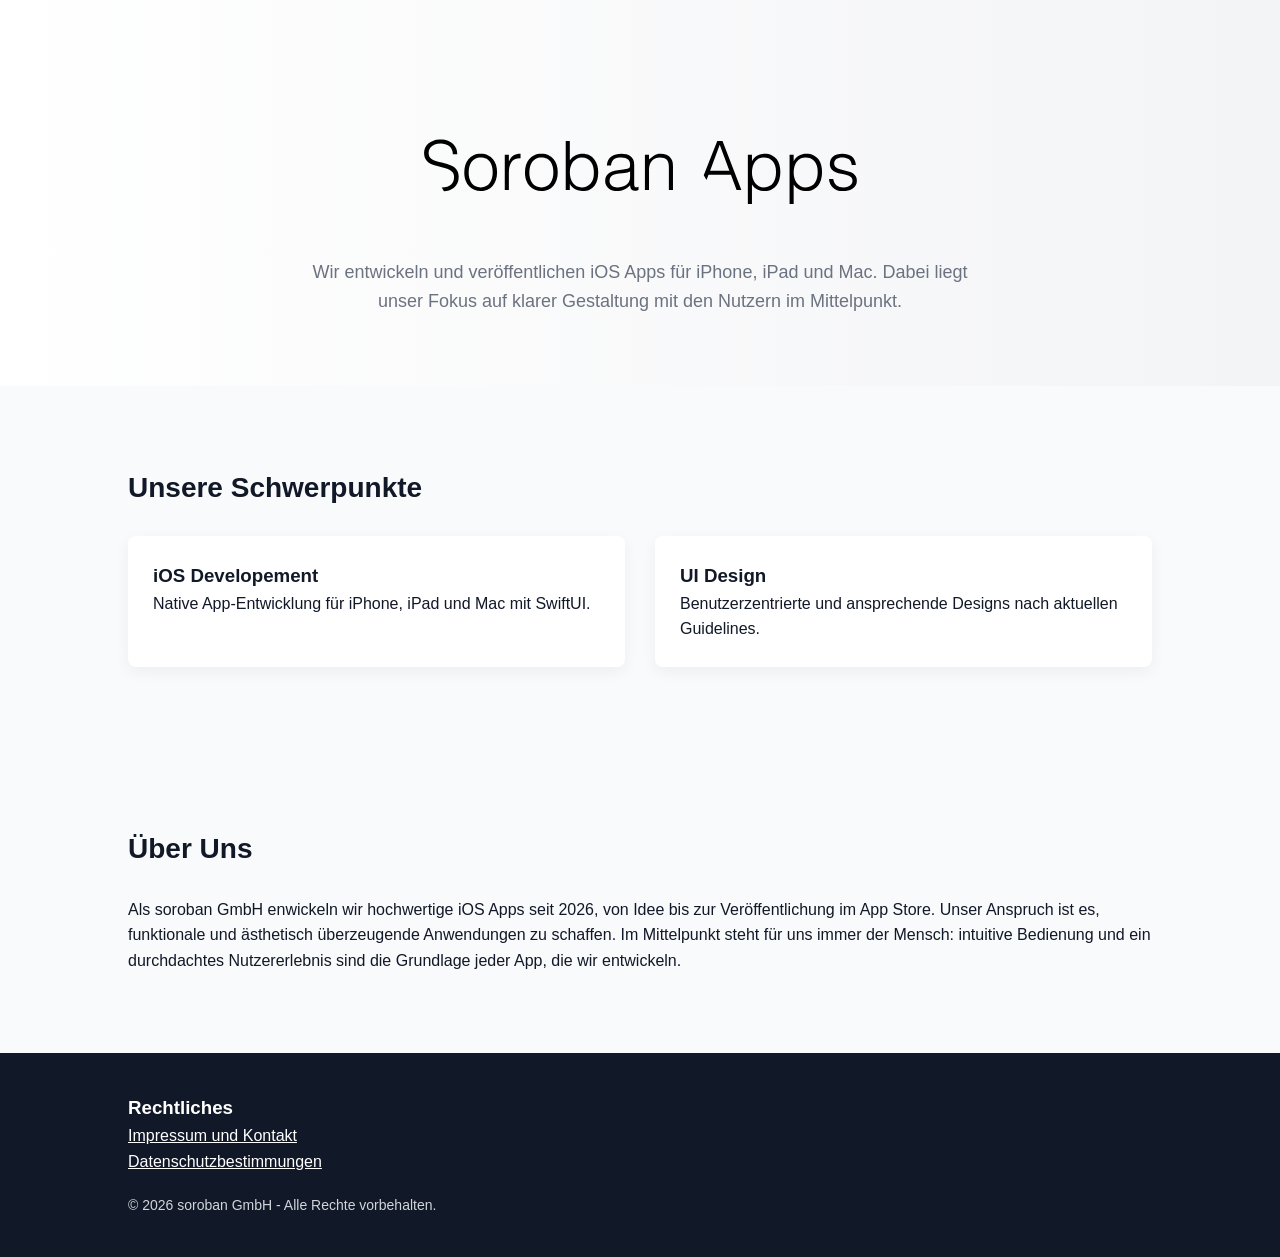
<file: index.html>
<!DOCTYPE html>
<html lang="de">
<head>
<meta charset="UTF-8">
<meta name="viewport" content="width=device-width, initial-scale=1.0">
<title>soroban GmbH</title>
<meta name="description" content="soroban GmbH – Entwicklung iOS Apps ">
<link rel="stylesheet" href="styles/styles-home.css">

</head>
<body>

<!--<header>-->
<!--<div class="logo"><img src="assets/LOGO.svg"></div>-->
<!--    <nav>-->
<!--        <a href="#schwerpunkte">Schwerpunkte</a>-->
<!--        <a href="#ueber">Über uns</a>-->
<!--        <a href="#impressum">Impressum</a>-->
<!--    </nav>-->
<!--</header>-->

<section class="hero">
    <img src="assets/logo.svg">
    <p>Wir entwickeln und veröffentlichen iOS Apps für iPhone, iPad und Mac. Dabei liegt unser Fokus auf klarer Gestaltung mit den Nutzern im Mittelpunkt.
</p>
</section>

<section id="schwerpunkte">
    <h2>Unsere Schwerpunkte</h2>
    <div class="services">
        <div class="card">
            <h3>iOS Developement</h3>
            <p>Native App-Entwicklung für iPhone, iPad und Mac mit SwiftUI.</p>
        </div>
        <div class="card">
            <h3>UI Design</h3>
            <p>Benutzerzentrierte und ansprechende Designs nach aktuellen Guidelines.</p>
        </div>
    </div>
</section>

<section id="ueber">
    <h2>Über Uns</h2>
    <p>
        Als soroban GmbH enwickeln wir hochwertige  iOS Apps seit 2026, von Idee bis zur Veröffentlichung im App Store. Unser Anspruch ist es, funktionale und ästhetisch überzeugende Anwendungen zu schaffen. Im Mittelpunkt steht für uns immer der Mensch: intuitive Bedienung und ein durchdachtes  Nutzererlebnis sind die Grundlage jeder App, die wir entwickeln.
    </p>
</section>

<footer>
    <h3>Rechtliches</h3>
        <u><a href="impressum/index.html" class="white">Impressum und Kontakt</a></u><br>
        <u><a href="datenschutzbestimmungen/index.html" class="white">Datenschutzbestimmungen</a></u>

    <div style="margin-top:20px;" class="small">
        © 2026<span id="year"></span> soroban GmbH - Alle Rechte vorbehalten.
    </div>
</footer>

</body>
</html>
<!--Wir verarbeiten keine Persönlichen Daten.-->
<!--Bei Kontaktaufnahme per E-Mail werden die übermittelten Daten ausschließlich zur Bearbeitung der Anfrage verwendet. Wir geben Ihre Daten nicht an Dritte weiter und speichern sie nicht länger als notwendig.-->
</file>
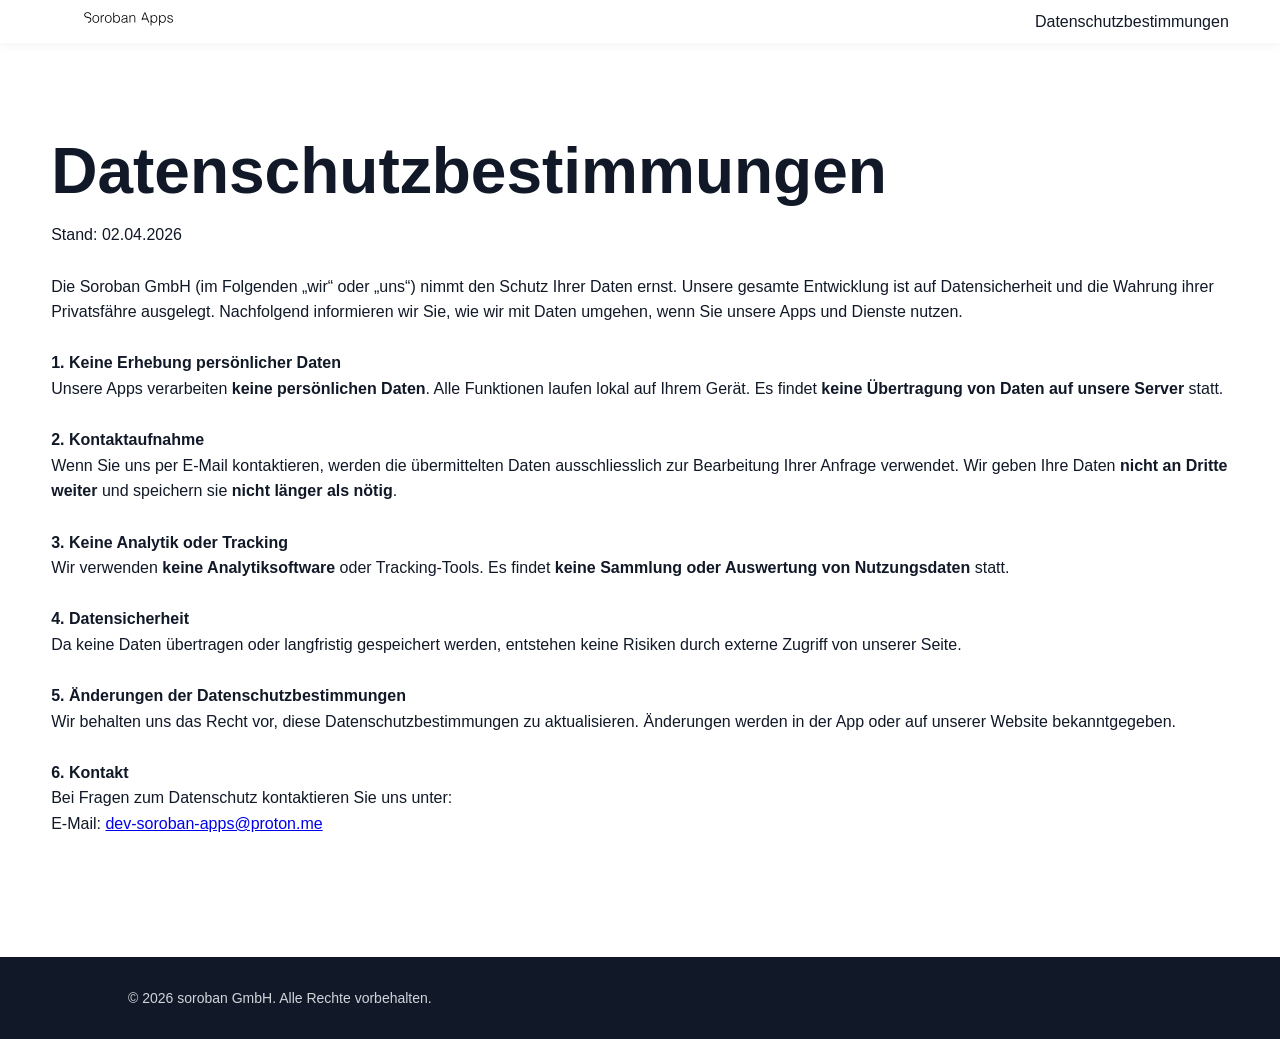
<file: datenschutzbestimmungen/index.html>
<!DOCTYPE html>
<html lang="de">
<head>
<meta charset="UTF-8">
<meta name="viewport" content="width=device-width, initial-scale=1.0">
<title>soroban GmbH</title>
<meta name="description" content="soroban GmbH – Entwicklung iOS Apps ">
<link rel="stylesheet" href="../styles/styles-pages.css">

</head>
<body>

<header>
    <nav><a href="../index.html"><img src="../assets/logo.svg" class="logo"><a></nav>
    <nav><p>Datenschutzbestimmungen</p></nav>
</header>

<section>
    <h1>Datenschutzbestimmungen</h1>
        <p>Stand: 02.04.2026</p><br>

        <p>Die Soroban GmbH (im Folgenden „wir“ oder „uns“) nimmt den Schutz Ihrer Daten ernst. Unsere gesamte Entwicklung ist auf Datensicherheit und die Wahrung ihrer Privatsfähre ausgelegt. Nachfolgend informieren wir Sie, wie wir mit Daten umgehen, wenn Sie unsere Apps und Dienste nutzen.</p><br>
        
        <h4>1. Keine Erhebung persönlicher Daten</h4>
        <p>Unsere Apps verarbeiten <strong>keine persönlichen Daten</strong>. Alle Funktionen laufen lokal auf Ihrem Gerät. Es findet <strong>keine Übertragung von Daten auf unsere Server</strong> statt.</p><br>

        <h4>2. Kontaktaufnahme</h4>
        <p>Wenn Sie uns per E-Mail kontaktieren, werden die übermittelten Daten ausschliesslich zur Bearbeitung Ihrer Anfrage verwendet. Wir geben Ihre Daten <strong>nicht an Dritte weiter</strong> und speichern sie <strong>nicht länger als nötig</strong>.</p><br>

        <h4>3. Keine Analytik oder Tracking</h4>
        <p>Wir verwenden <strong>keine Analytiksoftware</strong> oder Tracking-Tools. Es findet <strong>keine Sammlung oder Auswertung von Nutzungsdaten</strong> statt.</p><br>

        <h4>4. Datensicherheit</h4>
        <p>Da keine Daten übertragen oder langfristig gespeichert werden, entstehen keine Risiken durch externe Zugriff von unserer Seite.</p><br>

        <h4>5. Änderungen der Datenschutzbestimmungen</h4>
        <p>Wir behalten uns das Recht vor, diese Datenschutzbestimmungen zu aktualisieren. Änderungen werden in der App oder auf unserer Website bekanntgegeben.</p><br>

        <h4>6. Kontakt</h4>
        <p>Bei Fragen zum Datenschutz kontaktieren Sie uns unter:<br>
        E-Mail: <a href="dev-soroban-apps@proton.me">dev-soroban-apps@proton.me</a>

        
</section>


<footer>
    <div class="small">
        © 2026<span id="year"></span> soroban GmbH. Alle Rechte vorbehalten.
    </div>
</footer>

</body>
</html>
</file>
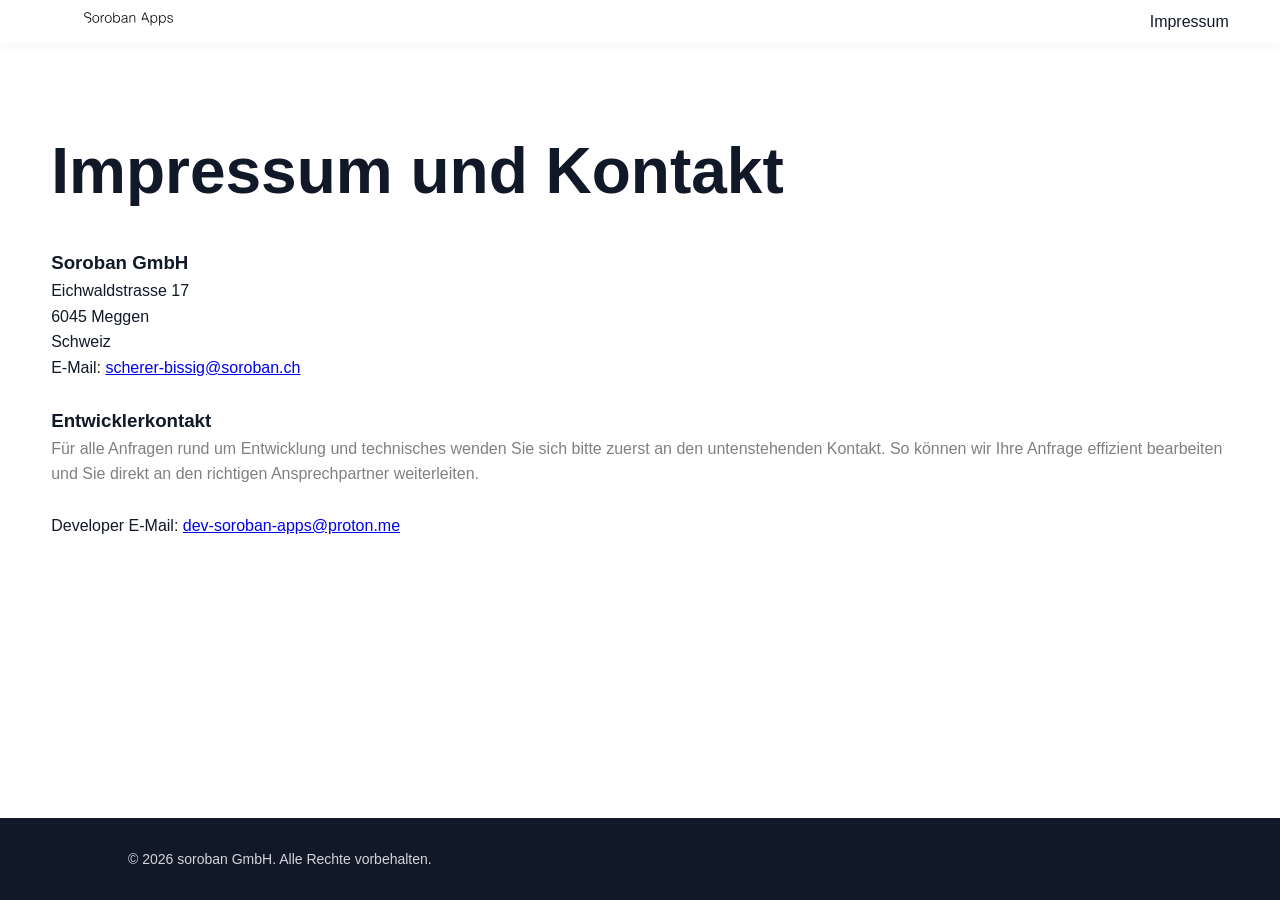
<file: impressum/index.html>
<!DOCTYPE html>
<html lang="de">
<head>
<meta charset="UTF-8">
<meta name="viewport" content="width=device-width, initial-scale=1.0">
<title>soroban GmbH</title>
<meta name="description" content="soroban GmbH – Entwicklung iOS Apps ">
<link rel="stylesheet" href="../styles/styles-pages.css">

</head>
<body>

    <header>
        <nav><a href="../index.html"><img src="../assets/logo.svg" class="logo"><a></nav>
        <nav><p>Impressum</p></nav>
    </header>

<section>
    <h1>Impressum und Kontakt</h1>
        <p><br>
        <h3>Soroban GmbH</h3>
        Eichwaldstrasse 17<br>
        6045 Meggen<br>
        Schweiz<br>
        E-Mail: <a href="mailto:scherer-bissig@soroban.ch">scherer-bissig@soroban.ch</a>
        </p>
        <br>
    
    <h3>Entwicklerkontakt</h3>
        <p class="light">
        Für alle Anfragen rund um Entwicklung und technisches wenden Sie sich bitte zuerst an den untenstehenden Kontakt. So können wir Ihre Anfrage effizient bearbeiten und Sie direkt an den richtigen Ansprechpartner weiterleiten.
        </p><br>
        <p>
        Developer E-Mail: <a href="dev-soroban-apps@proton.me">dev-soroban-apps@proton.me</a>
        </p>
        
</section>


<footer class="fixed">
    <div class="small">
        © 2026<span id="year"></span> soroban GmbH. Alle Rechte vorbehalten.
    </div>
</footer>

</body>
</html>
</file>
<file: styles/styles-home.css>
/* Dieses Stylesheet wurde mithilfe der KI ChatGPT generiert indem das index.html file als Input gegeben wurde*/

:root {
    --primary: #111827;
    --accent: #2563eb;
    --light: #f9fafb;
    --gray: #6b7280;
}

* {
    margin: 0;
    padding: 0;
    box-sizing: border-box;
    font-family: -apple-system, BlinkMacSystemFont, "Segoe UI", Roboto, sans-serif;
}

body {
    background: var(--light);
    color: var(--primary);
    line-height: 1.6;
}

header {
    background: white;
    padding: 20px 10%;
    display: flex;
    justify-content: space-between;
    align-items: center;
    box-shadow: 0 2px 10px rgba(0,0,0,0.05);
    position: fixed;
    width: 100%;
    top: 0;
    z-index: 1000;
}

.logo {
    width: 10px
}

nav a {
    margin-left: 25px;
    text-decoration: none;
    color: var(--primary);
    font-weight: 500;
}

nav a:hover {
    color: var(--accent);
}

.hero {
    padding: 80px 10% 40px;
    text-align: center;
    background: linear-gradient(to right, #ffffff, #f3f4f6);
}

.hero h1 {
    font-size: 42px;
    margin-bottom: 20px;
}

.hero img {
    width: 50%;
    height: auto;
}

.hero p {
    font-size: 18px;
    color: var(--gray);
    max-width: 700px;
    margin: 0 auto 30px;
}

section {
    padding: 80px 10%;
}

section h2 {
    margin-bottom: 25px;
    font-size: 28px;
}

.services {
    display: grid;
    grid-template-columns: repeat(auto-fit, minmax(250px, 1fr));
    gap: 30px;
}

.card {
    background: white;
    padding: 25px;
    border-radius: 8px;
    box-shadow: 0 5px 15px rgba(0,0,0,0.05);
}

footer {
    background: var(--primary);
    color: white;
    padding: 40px 10%;
}

footer a {
    color: #93c5fd;
    text-decoration: none;
}

.small {
    font-size: 14px;
    color: #d1d5db;
}

a.white {
    color: white;
}
</file>
<file: styles/styles-pages.css>
/* Dieses Stylesheet wurde mithilfe der KI ChatGPT generiert indem das index.html file als Input gegeben wurde*/

:root {
    --primary: #111827;
    --accent: #2563eb;
    --light: #ffffff;
    --gray: #6b7280;
}

* {
    margin: 0;
    padding: 0;
    box-sizing: border-box;
    font-family: -apple-system, BlinkMacSystemFont, "Segoe UI", Roboto, sans-serif;
}

body {
    background: var(--light);
    color: var(--primary);
    line-height: 1.6;
}

h1 {
    font-size:400%
}

p.light {
    color: gray
    
}

header {
    background: white;
    padding: 0px 4%;
    display: flex;
    justify-content: space-between;
    align-items: center;
    box-shadow: 0 2px 10px rgba(0,0,0,0.05);
    position: fixed;
    width: 100%;
    top: 0;
    z-index: 1000;
}

.logo {
    width: 30%;
    height: auto;
}

nav a {
    margin-left: 25px;
    text-decoration: none;
    color: var(--primary);
    font-weight: 500;
}

nav a:hover {
    color: var(--accent);
}

section {
    padding: 120px 4%;
}

section h2 {
    margin-bottom: 25px;
    font-size: 28px;
}



footer {
    left: 0;
    bottom: 0;
    width: 100%;
    background-color: var(--primary);
    color: white;
    padding: 30px 10%;

}
footer.fixed{
    position: fixed;
}

footer a {
    color: #93c5fd;
    text-decoration: none;
}

.small {
    font-size: 14px;
    color: #d1d5db;
}
</file>
